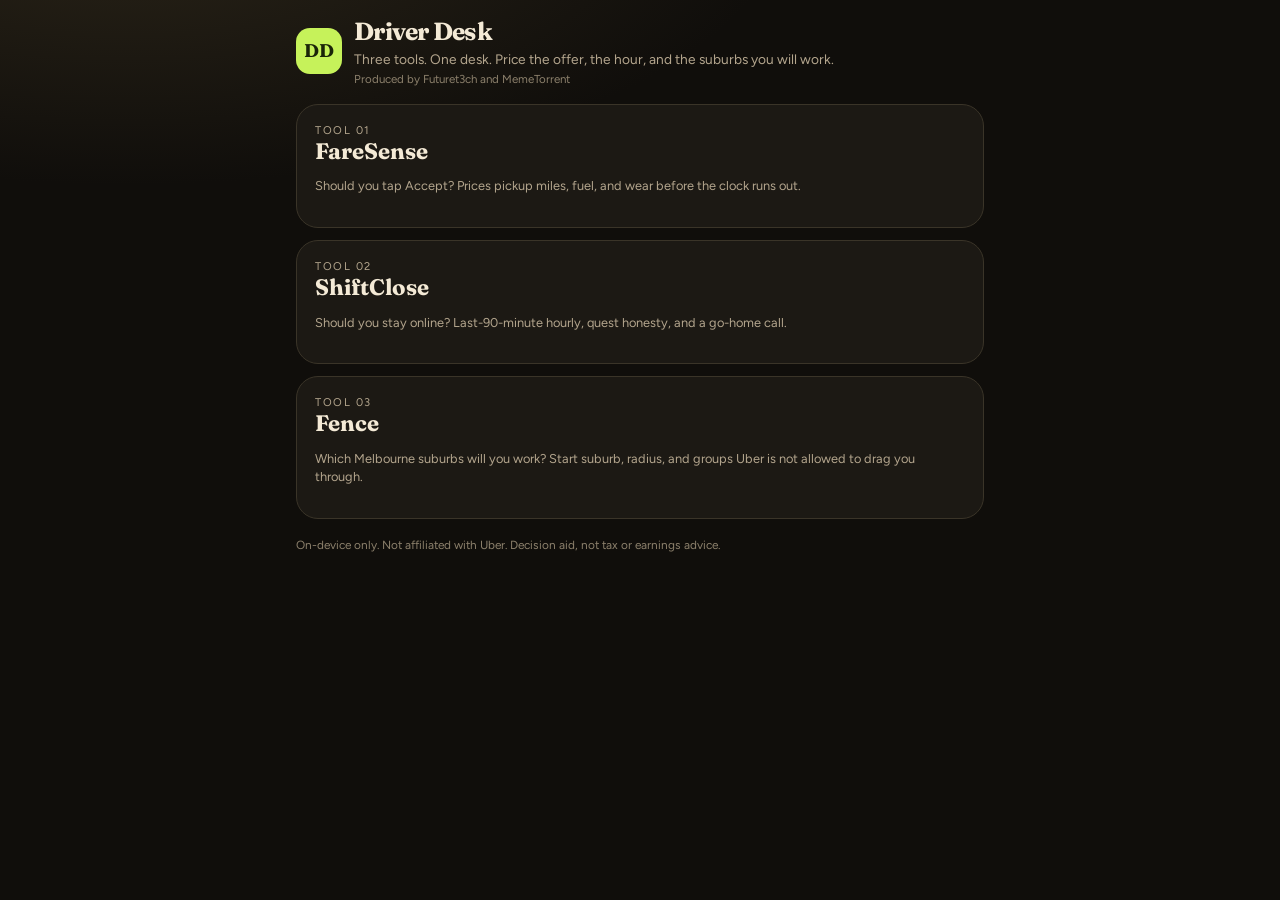
<file: index.html>
<!DOCTYPE html>
<html lang="en">
<head>
  <meta charset="UTF-8" />
  <meta name="viewport" content="width=device-width, initial-scale=1, viewport-fit=cover" />
  <meta name="theme-color" content="#100e0b" />
  <meta name="apple-mobile-web-app-capable" content="yes" />
  <title>Driver Desk — Futuret3ch × MemeTorrent</title>
  <link rel="stylesheet" href="styles.css" />
</head>
<body>
  <div class="wrap">
    <div class="top">
      <div style="display:flex;gap:12px;align-items:center">
        <div class="mark">DD</div>
        <div>
          <h1>Driver Desk</h1>
          <div class="sub">Three tools. One desk. Price the offer, the hour, and the suburbs you will work.</div>
          <div class="by">Produced by Futuret3ch and MemeTorrent</div>
        </div>
      </div>
    </div>
    <a class="hero-card" href="offer.html">
      <div class="k" style="letter-spacing:.14em;text-transform:uppercase;color:var(--mute);font-size:.7rem">Tool 01</div>
      <h2>FareSense</h2>
      <p class="fine">Should you tap Accept? Prices pickup miles, fuel, and wear before the clock runs out.</p>
    </a>
    <a class="hero-card" href="shiftclose.html">
      <div class="k" style="letter-spacing:.14em;text-transform:uppercase;color:var(--mute);font-size:.7rem">Tool 02</div>
      <h2>ShiftClose</h2>
      <p class="fine">Should you stay online? Last-90-minute hourly, quest honesty, and a go-home call.</p>
    </a>
    <a class="hero-card" href="fence.html">
      <div class="k" style="letter-spacing:.14em;text-transform:uppercase;color:var(--mute);font-size:.7rem">Tool 03</div>
      <h2>Fence</h2>
      <p class="fine">Which Melbourne suburbs will you work? Start suburb, radius, and groups Uber is not allowed to drag you through.</p>
    </a>
    <footer>On-device only. Not affiliated with Uber. Decision aid, not tax or earnings advice.</footer>
  </div>
</body>
</html>
</file>
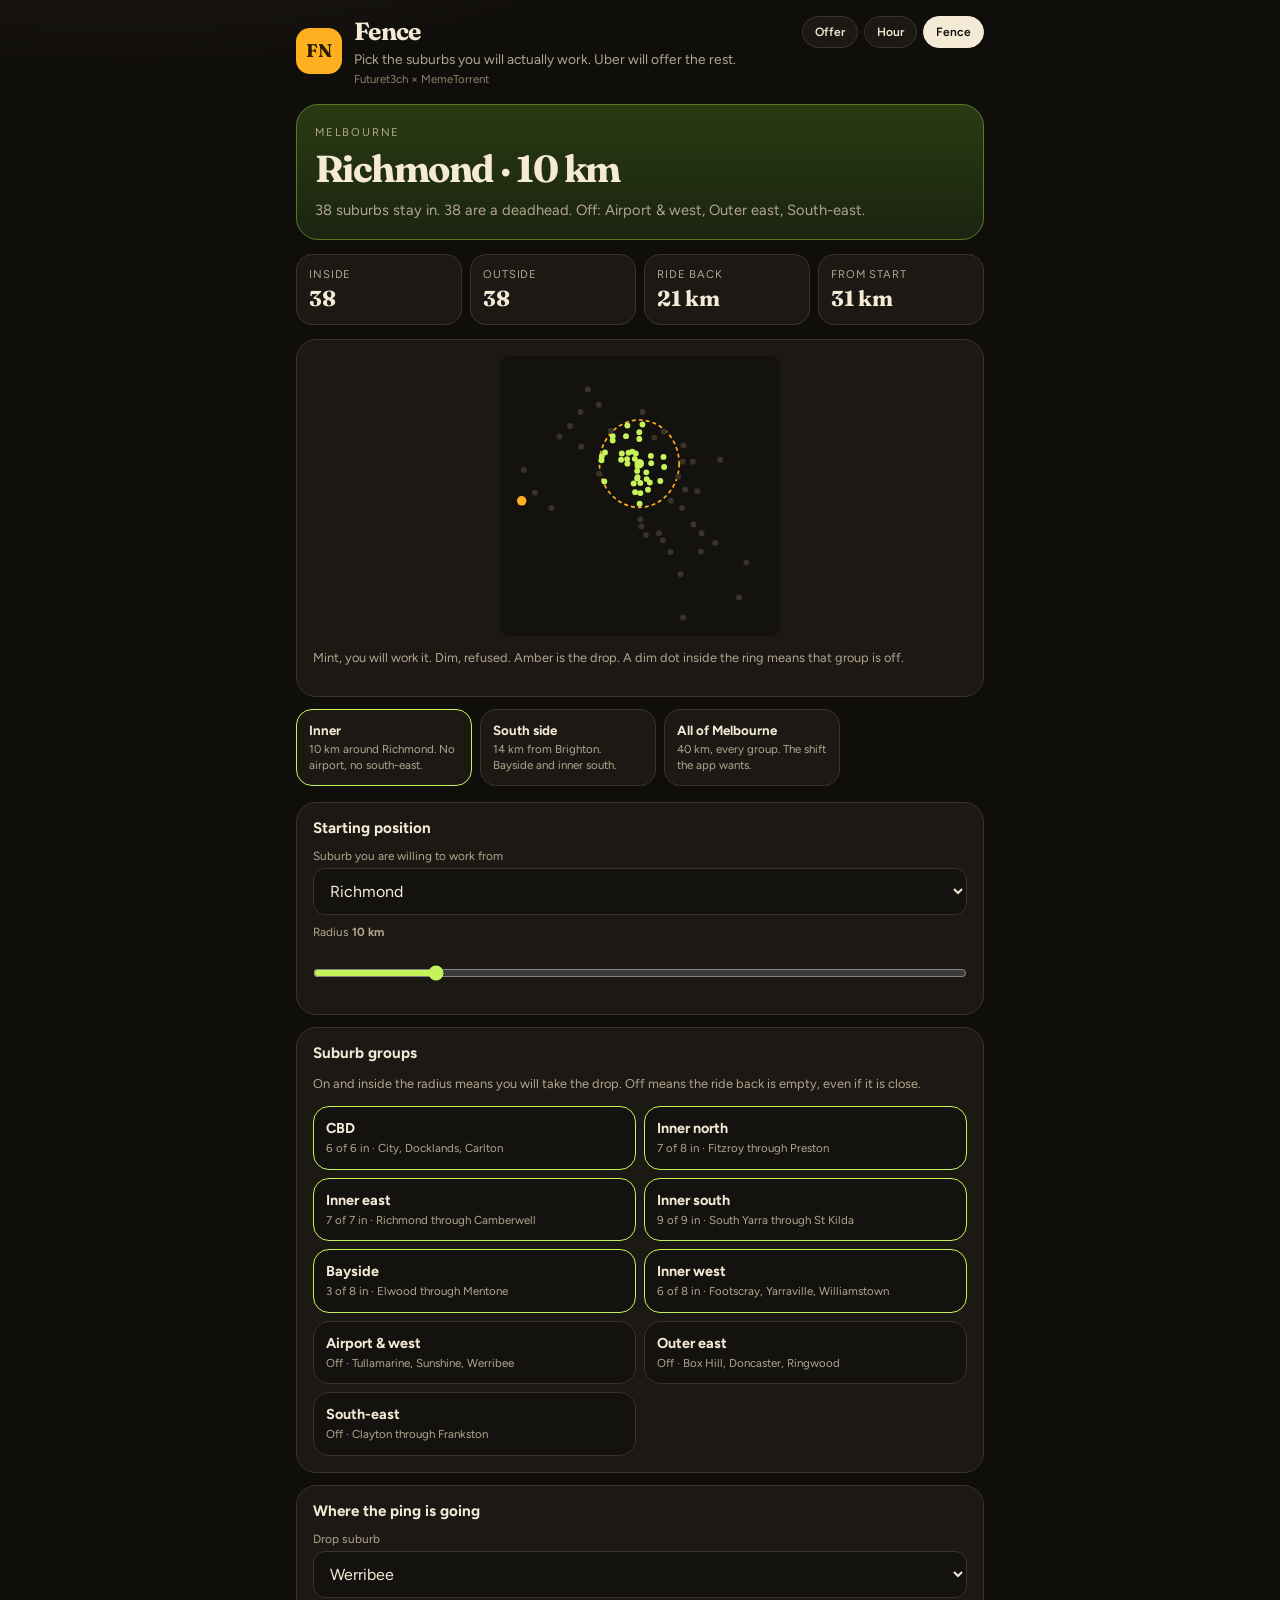
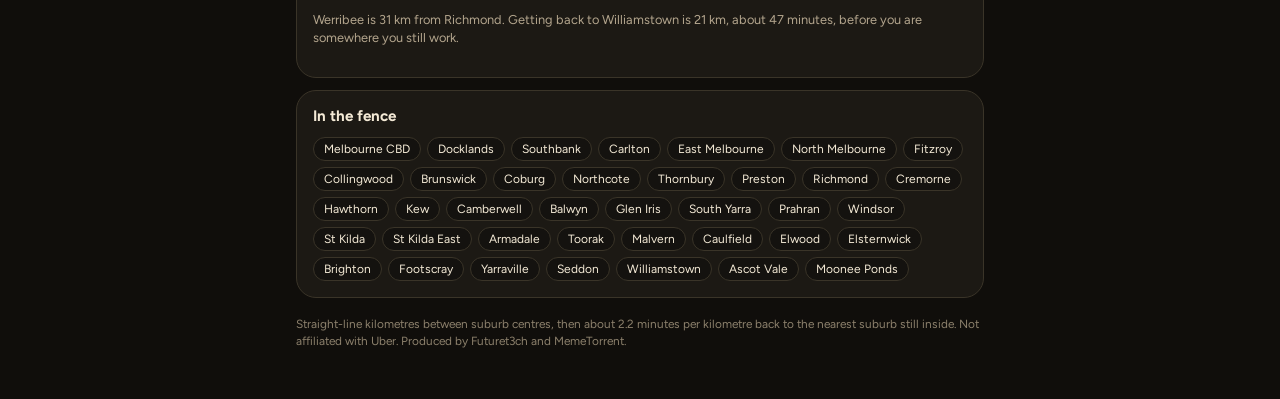
<file: fence.html>
<!DOCTYPE html>
<html lang="en">
<head>
  <meta charset="UTF-8" />
  <meta name="viewport" content="width=device-width, initial-scale=1, viewport-fit=cover" />
  <meta name="theme-color" content="#100e0b" />
  <title>Fence — Melbourne suburbs</title>
  <link rel="stylesheet" href="styles.css" />
</head>
<body>
  <div class="wrap">
    <div class="top">
      <div style="display:flex;gap:12px;align-items:center">
        <div class="mark alt">FN</div>
        <div>
          <h1>Fence</h1>
          <div class="sub">Pick the suburbs you will actually work. Uber will offer the rest.</div>
          <div class="by">Futuret3ch × MemeTorrent</div>
        </div>
      </div>
      <div class="switch">
        <a href="offer.html">Offer</a>
        <a href="shiftclose.html">Hour</a>
        <a class="on" href="fence.html">Fence</a>
      </div>
    </div>
    <div id="call" class="ticket go">
      <div class="k">Melbourne</div>
      <h2 id="callTitle">Richmond · 10 km</h2>
      <p id="callText">Loading the fence.</p>
    </div>
    <div class="meters">
      <div class="meter"><span>Inside</span><b id="nIn">—</b></div>
      <div class="meter"><span>Outside</span><b id="nOut">—</b></div>
      <div class="meter"><span>Ride back</span><b id="nBack">—</b></div>
      <div class="meter"><span>From start</span><b id="nFrom">—</b></div>
    </div>
    <div class="panel">
      <svg id="map" class="map" viewBox="0 0 100 100" role="img" aria-label="Melbourne suburb fence"></svg>
      <p class="fine">Mint, you will work it. Dim, refused. Amber is the drop. A dim dot inside the ring means that group is off.</p>
    </div>
    <div class="presets">
      <button type="button" class="preset" data-preset="inner"><b>Inner</b><span>10 km around Richmond. No airport, no south-east.</span></button>
      <button type="button" class="preset" data-preset="south"><b>South side</b><span>14 km from Brighton. Bayside and inner south.</span></button>
      <button type="button" class="preset" data-preset="open"><b>All of Melbourne</b><span>40 km, every group. The shift the app wants.</span></button>
    </div>
    <div class="panel">
      <h3>Starting position</h3>
      <label>Suburb you are willing to work from</label>
      <select id="start"></select>
      <label>Radius <b id="radiusLabel">10 km</b></label>
      <input id="radius" class="range" type="range" min="4" max="40" step="1" value="10" />
    </div>
    <div class="panel">
      <h3>Suburb groups</h3>
      <p class="fine">On and inside the radius means you will take the drop. Off means the ride back is empty, even if it is close.</p>
      <div id="groups" class="g2"></div>
    </div>
    <div class="panel">
      <h3>Where the ping is going</h3>
      <label>Drop suburb</label>
      <select id="drop"></select>
      <p id="dropLine" class="fine"></p>
    </div>
    <div class="panel">
      <h3>In the fence</h3>
      <div id="inside" class="chips"></div>
    </div>
    <footer>Straight-line kilometres between suburb centres, then about 2.2 minutes per kilometre back to the nearest suburb still inside. Not affiliated with Uber. Produced by Futuret3ch and MemeTorrent.</footer>
  </div>
  <script src="fence.js"></script>
</body>
</html>
</file>
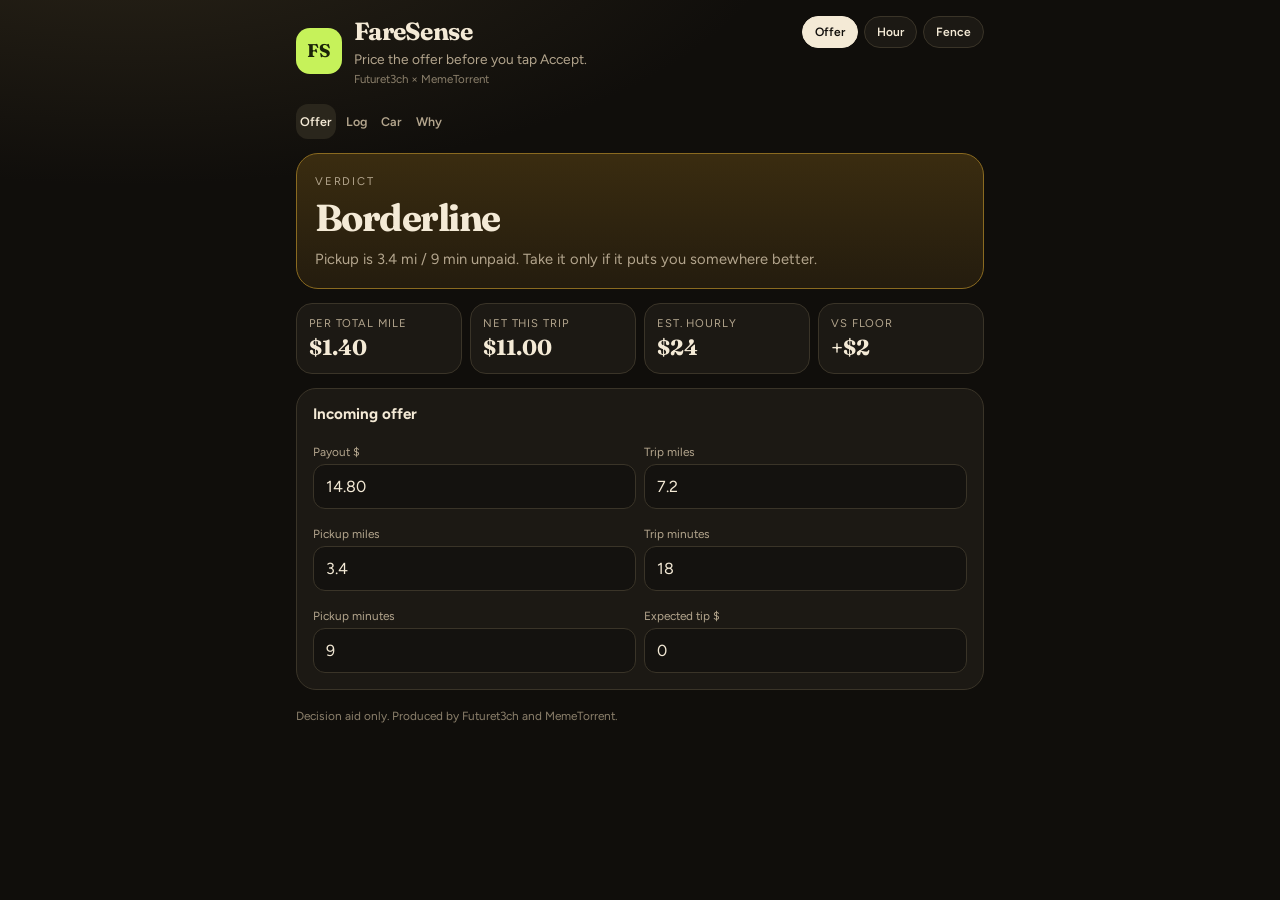
<file: offer.html>
<!DOCTYPE html>
<html lang="en">
<head>
  <meta charset="UTF-8" />
  <meta name="viewport" content="width=device-width, initial-scale=1, viewport-fit=cover" />
  <meta name="theme-color" content="#100e0b" />
  <title>FareSense</title>
  <link rel="stylesheet" href="styles.css" />
</head>
<body>
  <div class="wrap">
    <div class="top">
      <div style="display:flex;gap:12px;align-items:center">
        <div class="mark">FS</div>
        <div>
          <h1>FareSense</h1>
          <div class="sub">Price the offer before you tap Accept.</div>
          <div class="by">Futuret3ch × MemeTorrent</div>
        </div>
      </div>
      <div class="switch">
        <a class="on" href="offer.html">Offer</a>
        <a href="shiftclose.html">Hour</a>
        <a href="fence.html">Fence</a>
      </div>
    </div>
    <nav class="dock">
      <button class="on" data-tab="offer">Offer</button>
      <button data-tab="shift">Log</button>
      <button data-tab="vehicle">Car</button>
      <button data-tab="why">Why</button>
    </nav>
    <section id="tab-offer">
      <div id="verdict" class="ticket hold">
        <div class="k">Verdict</div>
        <h2 id="verdictTitle">Ready</h2>
        <p id="verdictText">Set the car once. Then punch the numbers on the Uber card.</p>
      </div>
      <div class="meters">
        <div class="meter"><span>Per total mile</span><b id="mGross">—</b></div>
        <div class="meter"><span>Net this trip</span><b id="mNet">—</b></div>
        <div class="meter"><span>Est. hourly</span><b id="mHour">—</b></div>
        <div class="meter"><span>Vs floor</span><b id="mFloor">—</b></div>
      </div>
      <div class="panel">
        <h3>Incoming offer</h3>
        <div class="g2">
          <div><label>Payout $</label><input id="payout" type="number" step="0.01" value="14.80"></div>
          <div><label>Trip miles</label><input id="tripMiles" type="number" step="0.1" value="7.2"></div>
          <div><label>Pickup miles</label><input id="pickupMiles" type="number" step="0.1" value="3.4"></div>
          <div><label>Trip minutes</label><input id="tripMin" type="number" value="18"></div>
          <div><label>Pickup minutes</label><input id="pickupMin" type="number" value="9"></div>
          <div><label>Expected tip $</label><input id="tip" type="number" step="0.01" value="0"></div>
        </div>
      </div>
    </section>
    <section id="tab-shift" class="hidden">
      <div class="panel">
        <h3>Pin this offer to today</h3>
        <div class="row">
          <button class="primary" id="logTake">Accepted</button>
          <button class="ghost" id="logSkip">Declined</button>
        </div>
      </div>
      <div class="panel">
        <h3>Today</h3>
        <div class="meters">
          <div class="meter"><span>Gross</span><b id="sGross">$0</b></div>
          <div class="meter"><span>Net</span><b id="sNet">$0</b></div>
          <div class="meter"><span>Minutes</span><b id="sMin">0</b></div>
          <div class="meter"><span>Hourly</span><b id="sHour">—</b></div>
        </div>
        <div style="overflow:auto"><table><thead><tr><th>Time</th><th>Action</th><th>Pay</th><th>Mi</th><th>Net</th></tr></thead><tbody id="shiftBody"></tbody></table></div>
        <div class="row"><button class="ghost" id="clearShift">Clear today</button></div>
      </div>
    </section>
    <section id="tab-vehicle" class="hidden">
      <div class="panel">
        <h3>Your car</h3>
        <div class="g2">
          <div><label>Fuel $ / gal or kWh</label><input id="fuelPrice" type="number" step="0.01" value="3.89"></div>
          <div><label>MPG or mi/kWh</label><input id="mpg" type="number" step="0.1" value="28"></div>
          <div><label>Wear $ / mile</label><input id="wear" type="number" step="0.01" value="0.22"></div>
          <div><label>Floor $ / hour</label><input id="floor" type="number" value="22"></div>
          <div><label>Tax set-aside %</label><input id="taxPct" type="number" value="25"></div>
          <div><label>IRS reference</label><select id="irs"><option value="0.76" selected>Jul–Dec 2026 $0.76</option><option value="0.725">Jan–Jun 2026 $0.725</option></select></div>
        </div>
      </div>
    </section>
    <section id="tab-why" class="hidden">
      <div class="panel"><h3>Why FareSense exists</h3><p class="fine">The offer card shows a headline. Pickup miles are the quiet leak.</p></div>
    </section>
    <footer>Decision aid only. Produced by Futuret3ch and MemeTorrent.</footer>
  </div>
  <script src="store.js"></script>
  <script src="offer.js"></script>
</body>
</html>
</file>
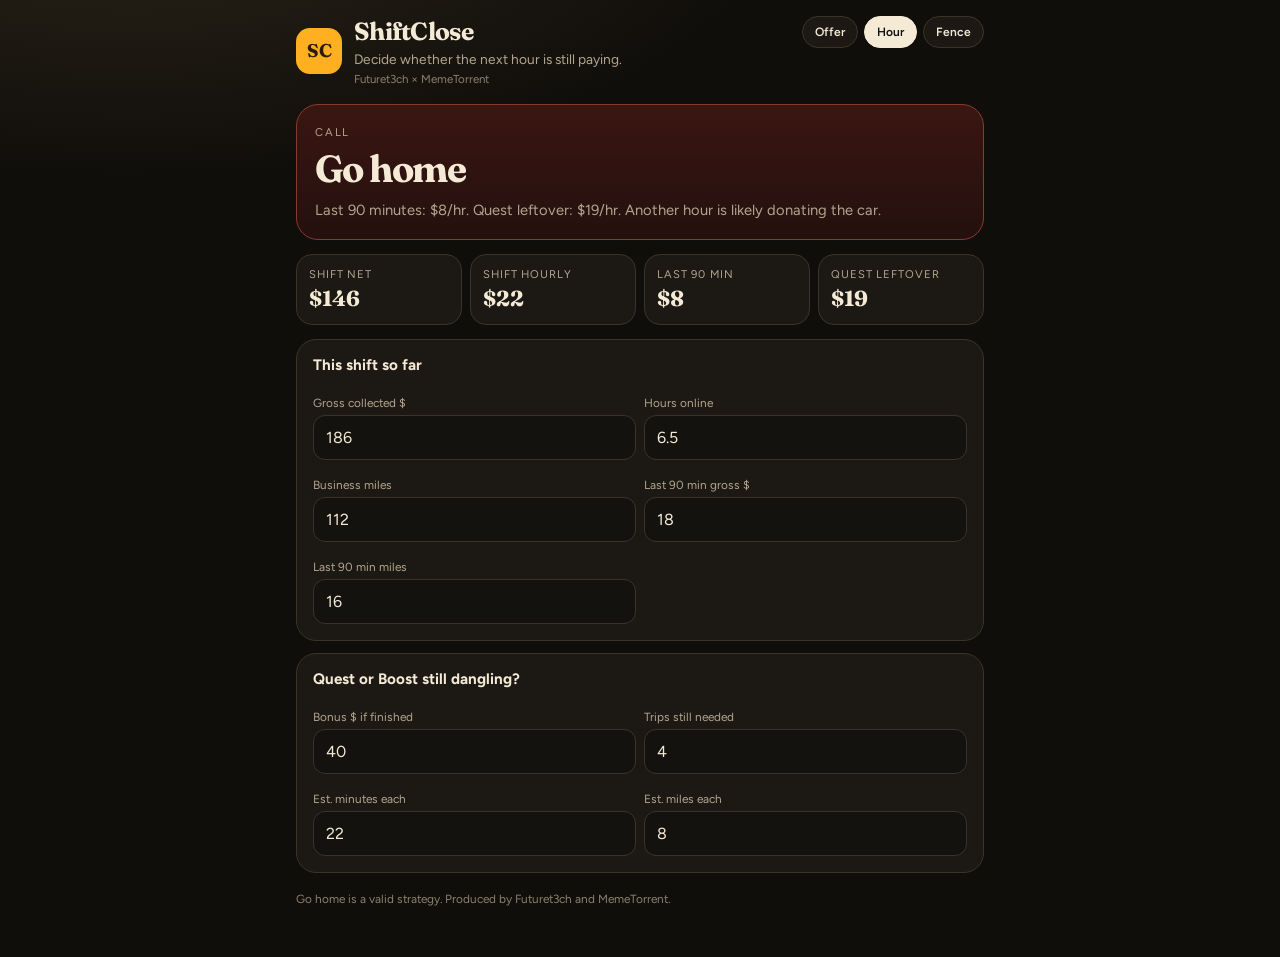
<file: shiftclose.html>
<!DOCTYPE html>
<html lang="en">
<head>
  <meta charset="UTF-8" />
  <meta name="viewport" content="width=device-width, initial-scale=1, viewport-fit=cover" />
  <meta name="theme-color" content="#100e0b" />
  <title>ShiftClose</title>
  <link rel="stylesheet" href="styles.css" />
</head>
<body>
  <div class="wrap">
    <div class="top">
      <div style="display:flex;gap:12px;align-items:center">
        <div class="mark alt">SC</div>
        <div>
          <h1>ShiftClose</h1>
          <div class="sub">Decide whether the next hour is still paying.</div>
          <div class="by">Futuret3ch × MemeTorrent</div>
        </div>
      </div>
      <div class="switch">
        <a href="offer.html">Offer</a>
        <a class="on" href="shiftclose.html">Hour</a>
        <a href="fence.html">Fence</a>
      </div>
    </div>
    <div id="call" class="ticket hold">
      <div class="k">Call</div>
      <h2 id="callTitle">How is the hour?</h2>
      <p id="callText">Enter what the last stretch actually did.</p>
    </div>
    <div class="meters">
      <div class="meter"><span>Shift net</span><b id="nShift">—</b></div>
      <div class="meter"><span>Shift hourly</span><b id="nHour">—</b></div>
      <div class="meter"><span>Last 90 min</span><b id="nLate">—</b></div>
      <div class="meter"><span>Quest leftover</span><b id="nQuest">—</b></div>
    </div>
    <div class="panel">
      <h3>This shift so far</h3>
      <div class="g2">
        <div><label>Gross collected $</label><input id="gross" type="number" step="1" value="186"></div>
        <div><label>Hours online</label><input id="hours" type="number" step="0.1" value="6.5"></div>
        <div><label>Business miles</label><input id="miles" type="number" step="1" value="112"></div>
        <div><label>Last 90 min gross $</label><input id="lateGross" type="number" step="1" value="18"></div>
        <div><label>Last 90 min miles</label><input id="lateMiles" type="number" step="1" value="16"></div>
      </div>
    </div>
    <div class="panel">
      <h3>Quest or Boost still dangling?</h3>
      <div class="g2">
        <div><label>Bonus $ if finished</label><input id="bonus" type="number" step="1" value="40"></div>
        <div><label>Trips still needed</label><input id="need" type="number" step="1" value="4"></div>
        <div><label>Est. minutes each</label><input id="eachMin" type="number" step="1" value="22"></div>
        <div><label>Est. miles each</label><input id="eachMi" type="number" step="0.1" value="8"></div>
      </div>
    </div>
    <footer>Go home is a valid strategy. Produced by Futuret3ch and MemeTorrent.</footer>
  </div>
  <script src="store.js"></script>
  <script src="shiftclose.js"></script>
</body>
</html>
</file>
<file: styles.css>
@import url("https://fonts.googleapis.com/css2?family=Fraunces:opsz,wght@9..144,500;9..144,700&family=Figtree:wght@400;500;600;700&display=swap");
:root {
  --bg: #100e0b; --ink: #f4ead6; --mute: #b3a58d; --line: #3a3428;
  --card: #1c1914; --mint: #c6f25a; --mint-ink: #1a2408; --amber: #ffb020; --amber-ink: #2a1c04;
  --safe-b: env(safe-area-inset-bottom); --safe-t: env(safe-area-inset-top);
}
* { box-sizing: border-box; -webkit-tap-highlight-color: transparent; }
html, body { margin: 0; background: var(--bg); color: var(--ink); font-family: Figtree, system-ui, sans-serif; min-height: 100dvh; }
body { background: radial-gradient(1200px 500px at 10% -10%, #2a2418 0%, transparent 55%), var(--bg); padding-bottom: calc(84px + var(--safe-b)); }
.wrap { max-width: 720px; margin: 0 auto; padding: calc(16px + var(--safe-t)) 16px 24px; }
.top { display: flex; justify-content: space-between; align-items: flex-start; gap: 12px; margin-bottom: 18px; }
.mark { width: 46px; height: 46px; border-radius: 14px; background: var(--mint); color: var(--mint-ink); display: grid; place-items: center; font-family: Fraunces, Georgia, serif; font-weight: 700; font-size: 1.15rem; flex-shrink: 0; }
.mark.alt { background: var(--amber); color: var(--amber-ink); }
h1 { font-family: Fraunces, Georgia, serif; font-size: 1.55rem; margin: 0; letter-spacing: -0.03em; }
.sub { color: var(--mute); font-size: 0.86rem; margin-top: 4px; line-height: 1.35; }
.by { color: #8c806c; font-size: 0.72rem; margin-top: 3px; }
.switch { display: flex; gap: 6px; }
.switch a { text-decoration: none; color: var(--ink); border: 1px solid var(--line); background: var(--card); border-radius: 999px; padding: 8px 12px; font-size: 0.75rem; font-weight: 600; }
.switch a.on { background: var(--ink); color: var(--bg); border-color: var(--ink); }
.ticket { border-radius: 22px; padding: 20px 18px 18px; margin-bottom: 14px; border: 1px solid var(--line); }
.ticket .k { font-size: 0.7rem; letter-spacing: 0.16em; text-transform: uppercase; color: var(--mute); }
.ticket h2 { font-family: Fraunces, Georgia, serif; font-size: 2.35rem; margin: 6px 0 8px; letter-spacing: -0.04em; }
.ticket p { margin: 0; color: var(--mute); line-height: 1.45; font-size: 0.92rem; }
.ticket.go { background: linear-gradient(180deg, #2a3a12, #1b2410); border-color: #5a7a22; }
.ticket.hold { background: linear-gradient(180deg, #3a2c10, #241c0e); border-color: #8a6a20; }
.ticket.stop { background: linear-gradient(180deg, #3a1612, #24100e); border-color: #8a3a2a; }
.meters { display: grid; grid-template-columns: 1fr 1fr; gap: 8px; margin-bottom: 14px; }
.meter { background: var(--card); border: 1px solid var(--line); border-radius: 16px; padding: 12px; }
.meter span { display: block; color: var(--mute); font-size: 0.7rem; text-transform: uppercase; letter-spacing: 0.08em; }
.meter b { display: block; font-family: Fraunces, Georgia, serif; font-size: 1.35rem; margin-top: 4px; }
.panel { background: var(--card); border: 1px solid var(--line); border-radius: 20px; padding: 16px; margin-bottom: 12px; }
.panel h3 { margin: 0 0 12px; font-size: 0.95rem; }
label { display: block; color: var(--mute); font-size: 0.74rem; margin: 10px 0 5px; }
input, select { width: 100%; background: #14120f; border: 1px solid var(--line); color: var(--ink); border-radius: 12px; padding: 12px; font-size: 16px; font-family: inherit; }
.g2 { display: grid; grid-template-columns: 1fr 1fr; gap: 8px; }
.row { display: flex; gap: 8px; margin-top: 12px; }
button.primary, button.ghost { flex: 1; border-radius: 14px; padding: 14px 12px; font-weight: 700; font-size: 0.95rem; font-family: inherit; cursor: pointer; }
button.primary { background: var(--mint); color: var(--mint-ink); border: 0; }
button.ghost { background: transparent; color: var(--ink); border: 1px solid var(--line); }
.fine { color: var(--mute); font-size: 0.8rem; line-height: 1.45; }
table { width: 100%; border-collapse: collapse; font-size: 0.84rem; }
th, td { text-align: left; padding: 8px 4px; border-bottom: 1px solid var(--line); }
th { color: var(--mute); font-weight: 600; }
.hidden { display: none; }
.dock { position: fixed; left: 0; right: 0; bottom: 0; z-index: 20; display: grid; grid-template-columns: repeat(4, 1fr); padding: 8px 10px calc(10px + var(--safe-b)); background: rgba(16,14,11,0.92); border-top: 1px solid var(--line); backdrop-filter: blur(12px); }
.dock button { background: 0; border: 0; color: var(--mute); padding: 10px 4px; border-radius: 12px; font-weight: 600; font-size: 0.78rem; font-family: inherit; }
.dock button.on { background: #2a261c; color: var(--ink); }
.hero-card { display: block; text-decoration: none; color: inherit; background: var(--card); border: 1px solid var(--line); border-radius: 22px; padding: 18px; margin-bottom: 12px; }
.hero-card h2 { font-family: Fraunces, Georgia, serif; margin: 0 0 6px; font-size: 1.4rem; }
footer { color: #8c806c; font-size: 0.74rem; margin-top: 18px; line-height: 1.5; }
@media (min-width: 760px) {
  body { padding-bottom: 24px; }
  .dock { position: static; display: flex; gap: 6px; background: 0; border: 0; padding: 0 0 14px; backdrop-filter: none; }
  .meters { grid-template-columns: repeat(4, 1fr); }
}

.range { width: 100%; accent-color: var(--mint); margin: 8px 0 4px; }
.map { width: 100%; height: 280px; display: block; border-radius: 16px; }
.chips { display: flex; flex-wrap: wrap; gap: 6px; max-height: 160px; overflow: auto; }
.chip { border: 1px solid var(--line); background: #14120f; border-radius: 999px; padding: 4px 10px; font-size: 0.75rem; }
.group-btn { text-align: left; border-radius: 16px; border: 1px solid var(--line); background: #14120f; color: var(--ink); padding: 12px; font-family: inherit; cursor: pointer; }
.group-btn b { display: block; font-size: 0.9rem; }
.group-btn span { display: block; color: var(--mute); font-size: 0.72rem; margin-top: 4px; line-height: 1.35; }
.group-btn.on { border-color: var(--mint); }
.presets { display: flex; gap: 8px; overflow-x: auto; margin: 0 0 12px; padding-bottom: 4px; }
.preset { width: 11rem; flex: 0 0 auto; text-align: left; border-radius: 16px; border: 1px solid var(--line); background: var(--card); color: var(--ink); padding: 12px; font-family: inherit; cursor: pointer; }
.preset b { display: block; }
.preset span { display: block; color: var(--mute); font-size: 0.72rem; margin-top: 4px; line-height: 1.35; }
.preset.on { border-color: var(--mint); }
</file>
